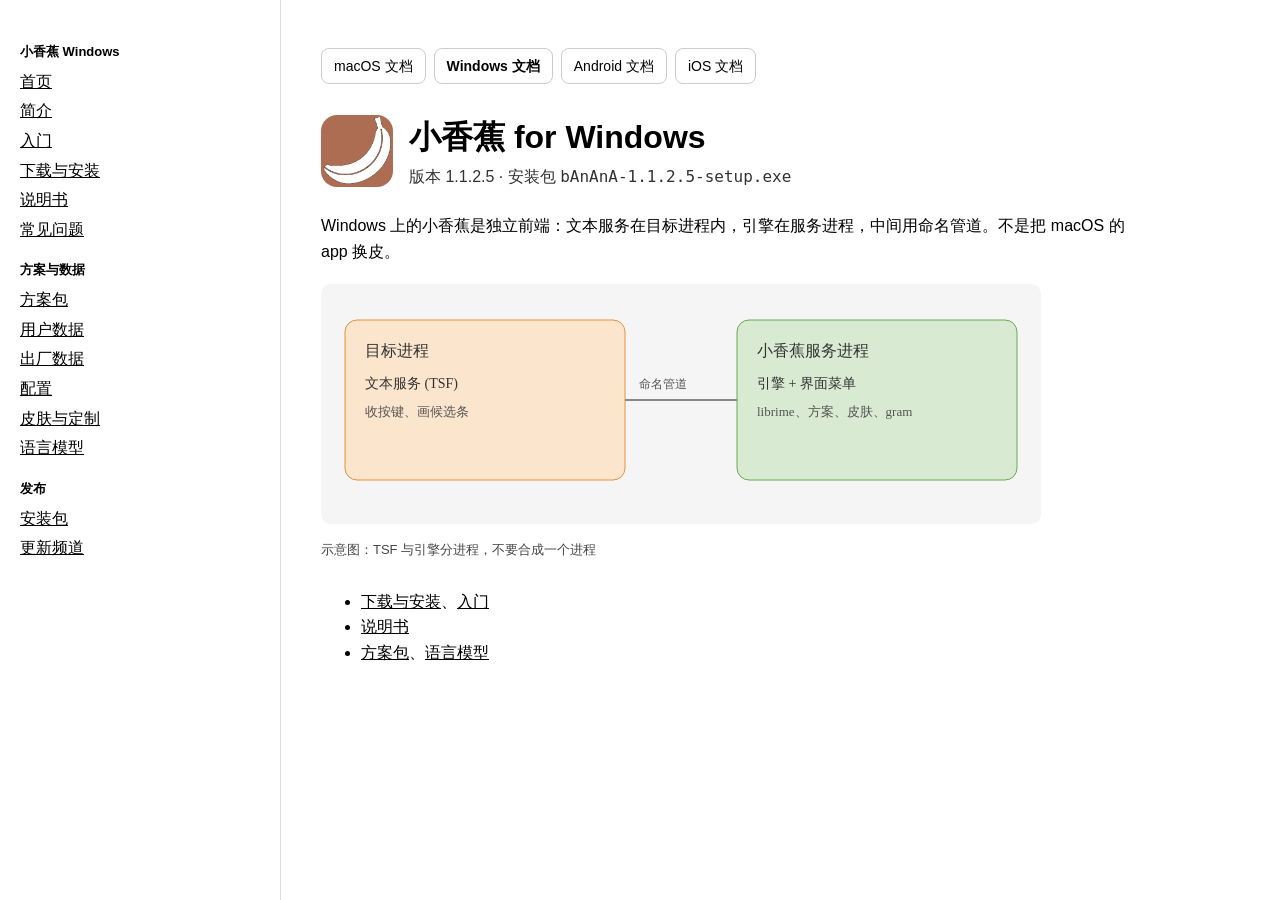
<file: doc/index.html>
<!DOCTYPE html>
<html lang="zh-Hans">
<head>
<meta charset="utf-8">
<meta name="viewport" content="width=device-width, initial-scale=1">
<title>小香蕉 · 小香蕉 Windows</title>
<link rel="stylesheet" href="style.css">
</head>
<body>
<div class="layout">
<nav><h2>小香蕉 Windows</h2>
<div><a href="index.html">首页</a></div>
<div><a href="Introduction.html">简介</a></div>
<div><a href="GettingStarted.html">入门</a></div>
<div><a href="Downloads.html">下载与安装</a></div>
<div><a href="UserGuide.html">说明书</a></div>
<div><a href="FAQ.html">常见问题</a></div>
<h2>方案与数据</h2>
<div><a href="RimeWithSchemata.html">方案包</a></div>
<div><a href="UserData.html">用户数据</a></div>
<div><a href="SharedData.html">出厂数据</a></div>
<div><a href="Configuration.html">配置</a></div>
<div><a href="CustomizationGuide.html">皮肤与定制</a></div>
<div><a href="DictionaryPack.html">语言模型</a></div>
<h2>发布</h2>
<div><a href="Downloads.html">安装包</a></div>
<div><a href="Update.html">更新频道</a></div></nav>
<main>
<div class="sisters"><a href="https://hugeleler.github.io/bAnAnA-mac/doc/">macOS 文档</a><a href="index.html" class="here">Windows 文档</a><a href="https://hugeleler.github.io/bAnAnA-android/doc/">Android 文档</a><a href="https://hugeleler.github.io/bAnAnA-ios/doc/">iOS 文档</a></div>
<div class="hero"><img src="images/app.png" alt="小香蕉"><div>
<h1 style="margin:0">小香蕉 for Windows</h1>
<p>版本 1.1.2.5 · 安装包 <code>bAnAnA-1.1.2.5-setup.exe</code></p>
</div></div>
<p>Windows 上的小香蕉是独立前端：文本服务在目标进程内，引擎在服务进程，中间用命名管道。不是把 macOS 的 app 换皮。</p>
<figure><img class="diagram" src="images/win-arch.svg" alt="示意图：TSF 与引擎分进程，不要合成一个进程"><figcaption>示意图：TSF 与引擎分进程，不要合成一个进程</figcaption></figure>
<ul>
<li><a href="Downloads.html">下载与安装</a>、<a href="GettingStarted.html">入门</a></li>
<li><a href="UserGuide.html">说明书</a></li>
<li><a href="RimeWithSchemata.html">方案包</a>、<a href="DictionaryPack.html">语言模型</a></li>
</ul>
</main>
</div>
</body>
</html>
</file>
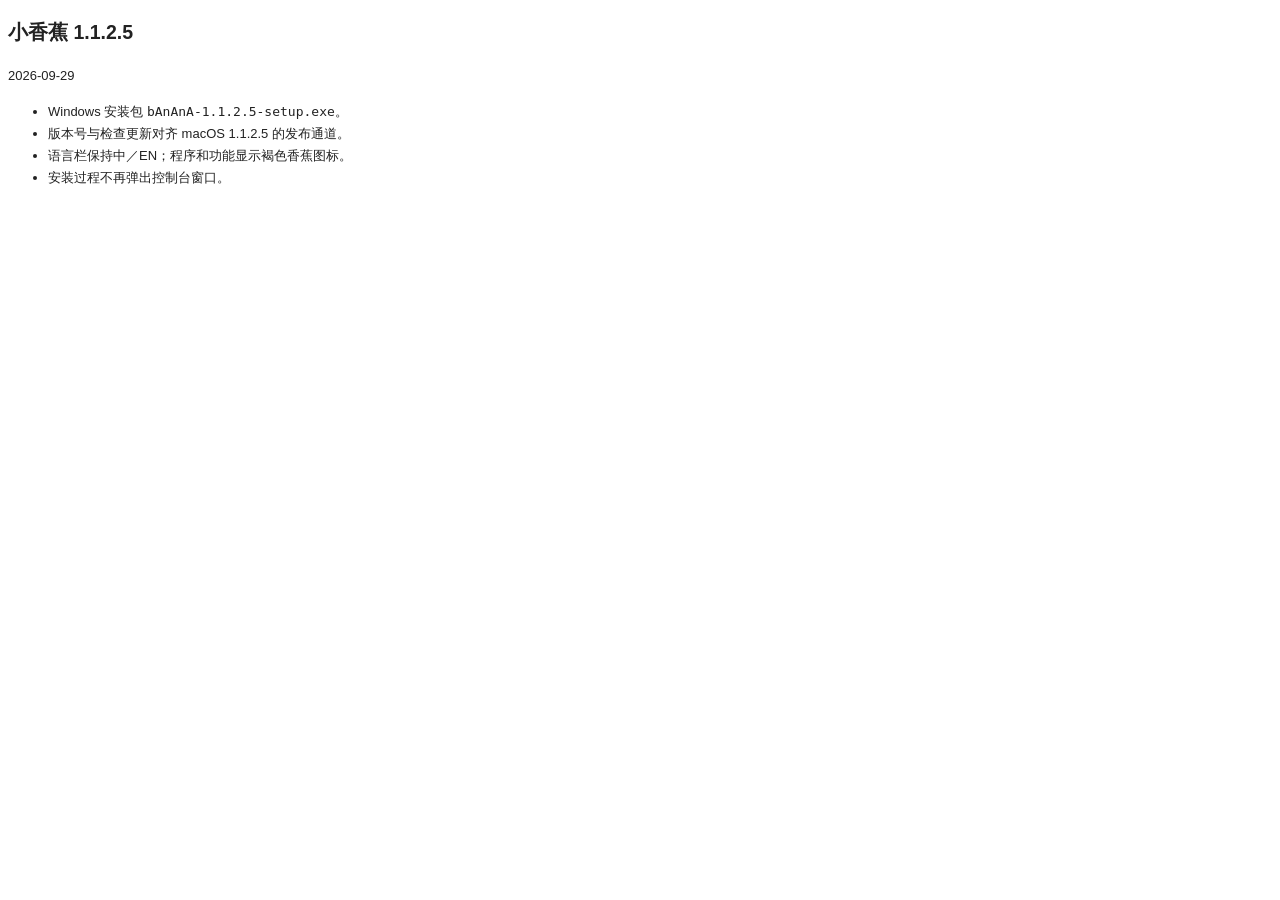
<file: changelog.html>
<!DOCTYPE html>
<html lang="zh-Hans">
<head>
<meta charset="utf-8"/>
<title>小香蕉更新日志</title>
</head>
<body>
<div style="font-size: 13px; font-family: 'Microsoft YaHei', sans-serif; line-height: 1.7; color: #222222;">
<h2>小香蕉 1.1.2.5</h2>
<p>2026-09-29</p>
<ul>
<li>Windows 安装包 <code>bAnAnA-1.1.2.5-setup.exe</code>。</li>
<li>版本号与检查更新对齐 macOS 1.1.2.5 的发布通道。</li>
<li>语言栏保持中／EN；程序和功能显示褐色香蕉图标。</li>
<li>安装过程不再弹出控制台窗口。</li>
</ul>
</div>
</body>
</html>
</file>
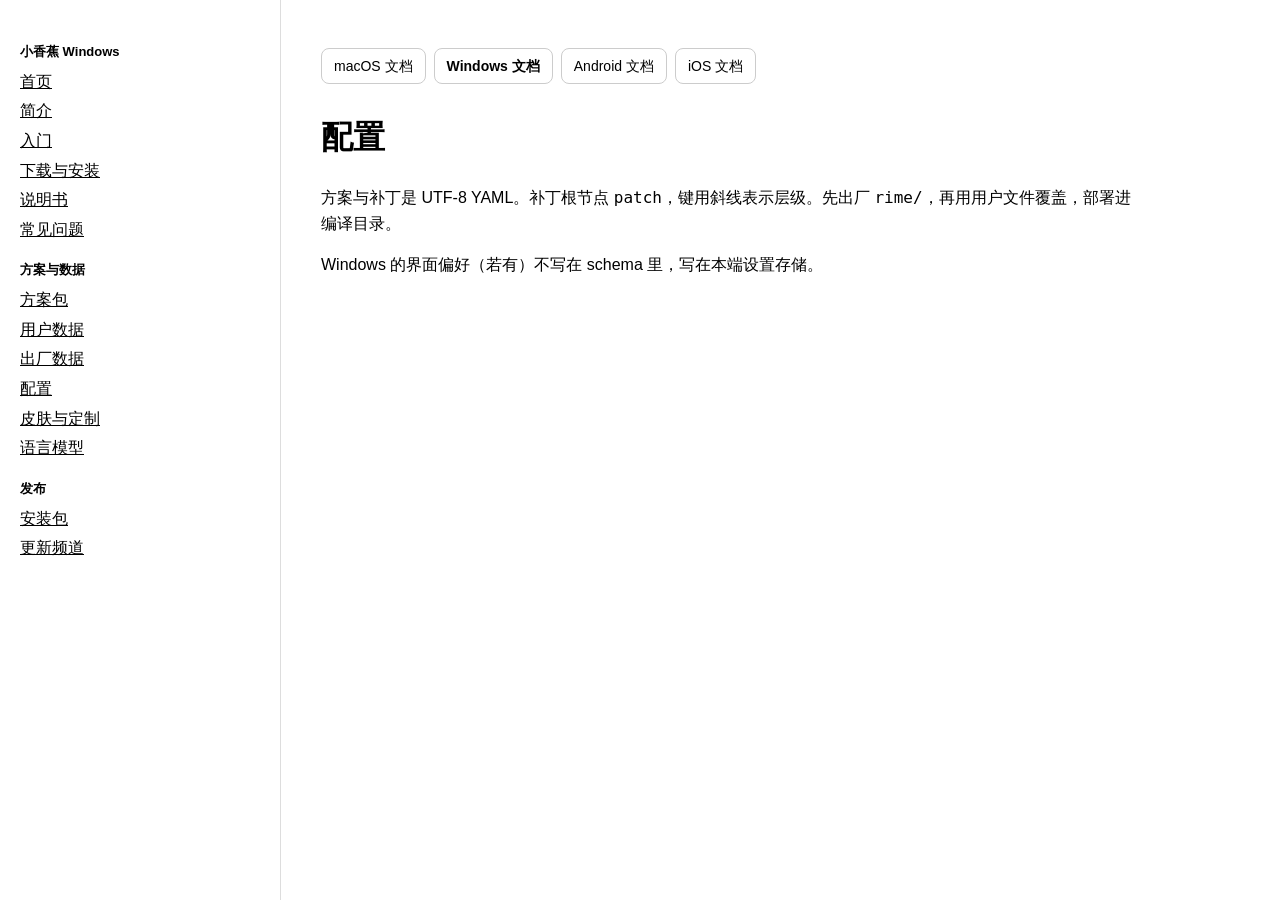
<file: doc/Configuration.html>
<!DOCTYPE html>
<html lang="zh-Hans">
<head>
<meta charset="utf-8">
<meta name="viewport" content="width=device-width, initial-scale=1">
<title>配置 · 小香蕉 Windows</title>
<link rel="stylesheet" href="style.css">
</head>
<body>
<div class="layout">
<nav><h2>小香蕉 Windows</h2>
<div><a href="index.html">首页</a></div>
<div><a href="Introduction.html">简介</a></div>
<div><a href="GettingStarted.html">入门</a></div>
<div><a href="Downloads.html">下载与安装</a></div>
<div><a href="UserGuide.html">说明书</a></div>
<div><a href="FAQ.html">常见问题</a></div>
<h2>方案与数据</h2>
<div><a href="RimeWithSchemata.html">方案包</a></div>
<div><a href="UserData.html">用户数据</a></div>
<div><a href="SharedData.html">出厂数据</a></div>
<div><a href="Configuration.html">配置</a></div>
<div><a href="CustomizationGuide.html">皮肤与定制</a></div>
<div><a href="DictionaryPack.html">语言模型</a></div>
<h2>发布</h2>
<div><a href="Downloads.html">安装包</a></div>
<div><a href="Update.html">更新频道</a></div></nav>
<main>
<div class="sisters"><a href="https://hugeleler.github.io/bAnAnA-mac/doc/">macOS 文档</a><a href="index.html" class="here">Windows 文档</a><a href="https://hugeleler.github.io/bAnAnA-android/doc/">Android 文档</a><a href="https://hugeleler.github.io/bAnAnA-ios/doc/">iOS 文档</a></div>
<h1>配置</h1>
<p>方案与补丁是 UTF-8 YAML。补丁根节点 <code>patch</code>，键用斜线表示层级。先出厂 <code>rime/</code>，再用用户文件覆盖，部署进编译目录。</p>
<p>Windows 的界面偏好（若有）不写在 schema 里，写在本端设置存储。</p>
</main>
</div>
</body>
</html>
</file>
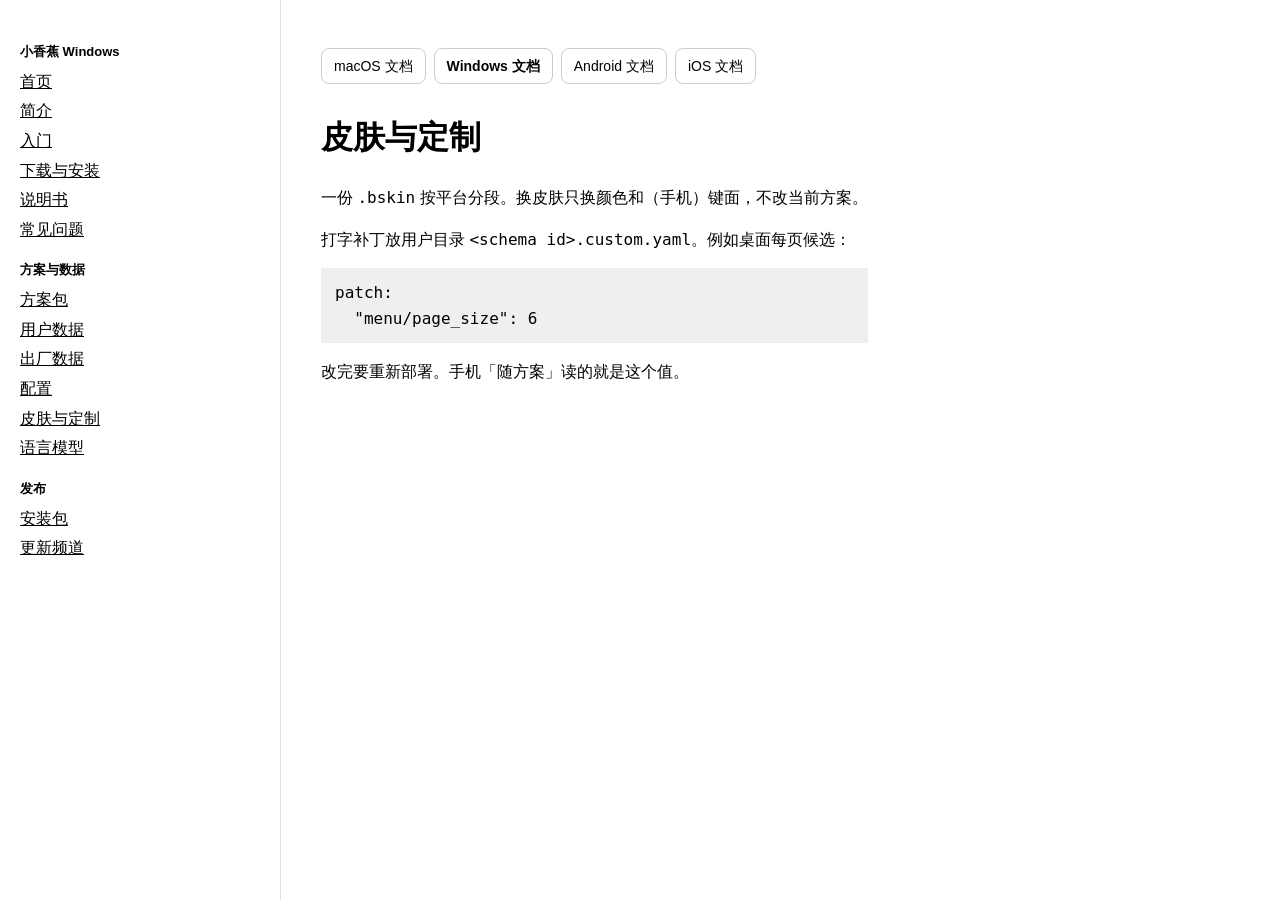
<file: doc/CustomizationGuide.html>
<!DOCTYPE html>
<html lang="zh-Hans">
<head>
<meta charset="utf-8">
<meta name="viewport" content="width=device-width, initial-scale=1">
<title>皮肤与定制 · 小香蕉 Windows</title>
<link rel="stylesheet" href="style.css">
</head>
<body>
<div class="layout">
<nav><h2>小香蕉 Windows</h2>
<div><a href="index.html">首页</a></div>
<div><a href="Introduction.html">简介</a></div>
<div><a href="GettingStarted.html">入门</a></div>
<div><a href="Downloads.html">下载与安装</a></div>
<div><a href="UserGuide.html">说明书</a></div>
<div><a href="FAQ.html">常见问题</a></div>
<h2>方案与数据</h2>
<div><a href="RimeWithSchemata.html">方案包</a></div>
<div><a href="UserData.html">用户数据</a></div>
<div><a href="SharedData.html">出厂数据</a></div>
<div><a href="Configuration.html">配置</a></div>
<div><a href="CustomizationGuide.html">皮肤与定制</a></div>
<div><a href="DictionaryPack.html">语言模型</a></div>
<h2>发布</h2>
<div><a href="Downloads.html">安装包</a></div>
<div><a href="Update.html">更新频道</a></div></nav>
<main>
<div class="sisters"><a href="https://hugeleler.github.io/bAnAnA-mac/doc/">macOS 文档</a><a href="index.html" class="here">Windows 文档</a><a href="https://hugeleler.github.io/bAnAnA-android/doc/">Android 文档</a><a href="https://hugeleler.github.io/bAnAnA-ios/doc/">iOS 文档</a></div>
<h1>皮肤与定制</h1>
<p>一份 <code>.bskin</code> 按平台分段。换皮肤只换颜色和（手机）键面，不改当前方案。</p>
<p>打字补丁放用户目录 <code>&lt;schema id&gt;.custom.yaml</code>。例如桌面每页候选：</p>
<pre><code>patch:
  "menu/page_size": 6
</code></pre>
<p>改完要重新部署。手机「随方案」读的就是这个值。</p>
</main>
</div>
</body>
</html>
</file>
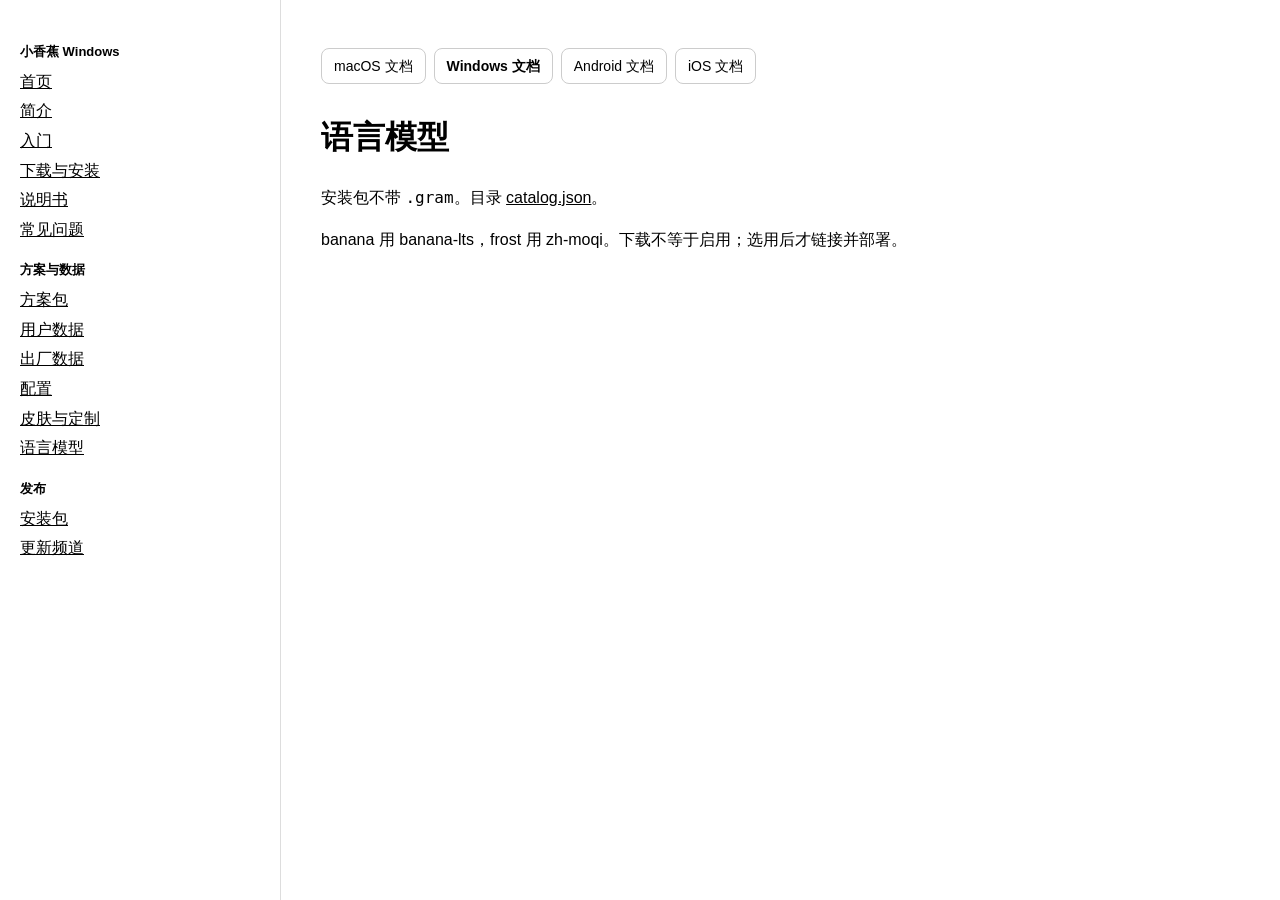
<file: doc/DictionaryPack.html>
<!DOCTYPE html>
<html lang="zh-Hans">
<head>
<meta charset="utf-8">
<meta name="viewport" content="width=device-width, initial-scale=1">
<title>语言模型 · 小香蕉 Windows</title>
<link rel="stylesheet" href="style.css">
</head>
<body>
<div class="layout">
<nav><h2>小香蕉 Windows</h2>
<div><a href="index.html">首页</a></div>
<div><a href="Introduction.html">简介</a></div>
<div><a href="GettingStarted.html">入门</a></div>
<div><a href="Downloads.html">下载与安装</a></div>
<div><a href="UserGuide.html">说明书</a></div>
<div><a href="FAQ.html">常见问题</a></div>
<h2>方案与数据</h2>
<div><a href="RimeWithSchemata.html">方案包</a></div>
<div><a href="UserData.html">用户数据</a></div>
<div><a href="SharedData.html">出厂数据</a></div>
<div><a href="Configuration.html">配置</a></div>
<div><a href="CustomizationGuide.html">皮肤与定制</a></div>
<div><a href="DictionaryPack.html">语言模型</a></div>
<h2>发布</h2>
<div><a href="Downloads.html">安装包</a></div>
<div><a href="Update.html">更新频道</a></div></nav>
<main>
<div class="sisters"><a href="https://hugeleler.github.io/bAnAnA-mac/doc/">macOS 文档</a><a href="index.html" class="here">Windows 文档</a><a href="https://hugeleler.github.io/bAnAnA-android/doc/">Android 文档</a><a href="https://hugeleler.github.io/bAnAnA-ios/doc/">iOS 文档</a></div>
<h1>语言模型</h1>
<p>安装包不带 <code>.gram</code>。目录 <a href="https://raw.githubusercontent.com/hugeleler/bAnAnA-data/main/catalog.json">catalog.json</a>。</p>
<p>banana 用 banana-lts，frost 用 zh-moqi。下载不等于启用；选用后才链接并部署。</p>
</main>
</div>
</body>
</html>
</file>
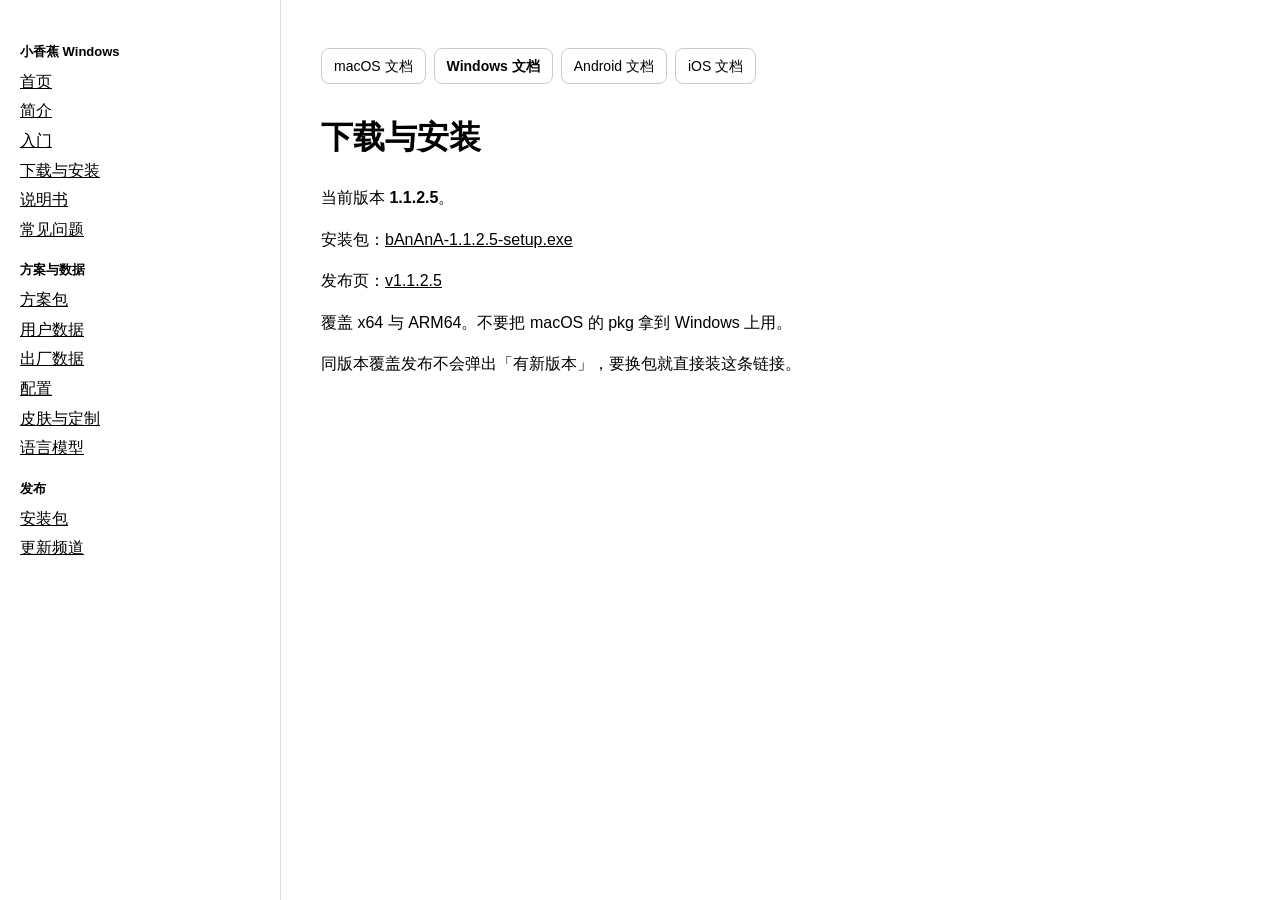
<file: doc/Downloads.html>
<!DOCTYPE html>
<html lang="zh-Hans">
<head>
<meta charset="utf-8">
<meta name="viewport" content="width=device-width, initial-scale=1">
<title>下载与安装 · 小香蕉 Windows</title>
<link rel="stylesheet" href="style.css">
</head>
<body>
<div class="layout">
<nav><h2>小香蕉 Windows</h2>
<div><a href="index.html">首页</a></div>
<div><a href="Introduction.html">简介</a></div>
<div><a href="GettingStarted.html">入门</a></div>
<div><a href="Downloads.html">下载与安装</a></div>
<div><a href="UserGuide.html">说明书</a></div>
<div><a href="FAQ.html">常见问题</a></div>
<h2>方案与数据</h2>
<div><a href="RimeWithSchemata.html">方案包</a></div>
<div><a href="UserData.html">用户数据</a></div>
<div><a href="SharedData.html">出厂数据</a></div>
<div><a href="Configuration.html">配置</a></div>
<div><a href="CustomizationGuide.html">皮肤与定制</a></div>
<div><a href="DictionaryPack.html">语言模型</a></div>
<h2>发布</h2>
<div><a href="Downloads.html">安装包</a></div>
<div><a href="Update.html">更新频道</a></div></nav>
<main>
<div class="sisters"><a href="https://hugeleler.github.io/bAnAnA-mac/doc/">macOS 文档</a><a href="index.html" class="here">Windows 文档</a><a href="https://hugeleler.github.io/bAnAnA-android/doc/">Android 文档</a><a href="https://hugeleler.github.io/bAnAnA-ios/doc/">iOS 文档</a></div>
<h1>下载与安装</h1>
<p>当前版本 <strong>1.1.2.5</strong>。</p>
<p>安装包：<a href="https://github.com/hugeleler/bAnAnA-windows/releases/download/v1.1.2.5/bAnAnA-1.1.2.5-setup.exe">bAnAnA-1.1.2.5-setup.exe</a></p>
<p>发布页：<a href="https://github.com/hugeleler/bAnAnA-windows/releases/tag/v1.1.2.5">v1.1.2.5</a></p>
<p>覆盖 x64 与 ARM64。不要把 macOS 的 pkg 拿到 Windows 上用。</p>
<p>同版本覆盖发布不会弹出「有新版本」，要换包就直接装这条链接。</p>
</main>
</div>
</body>
</html>
</file>
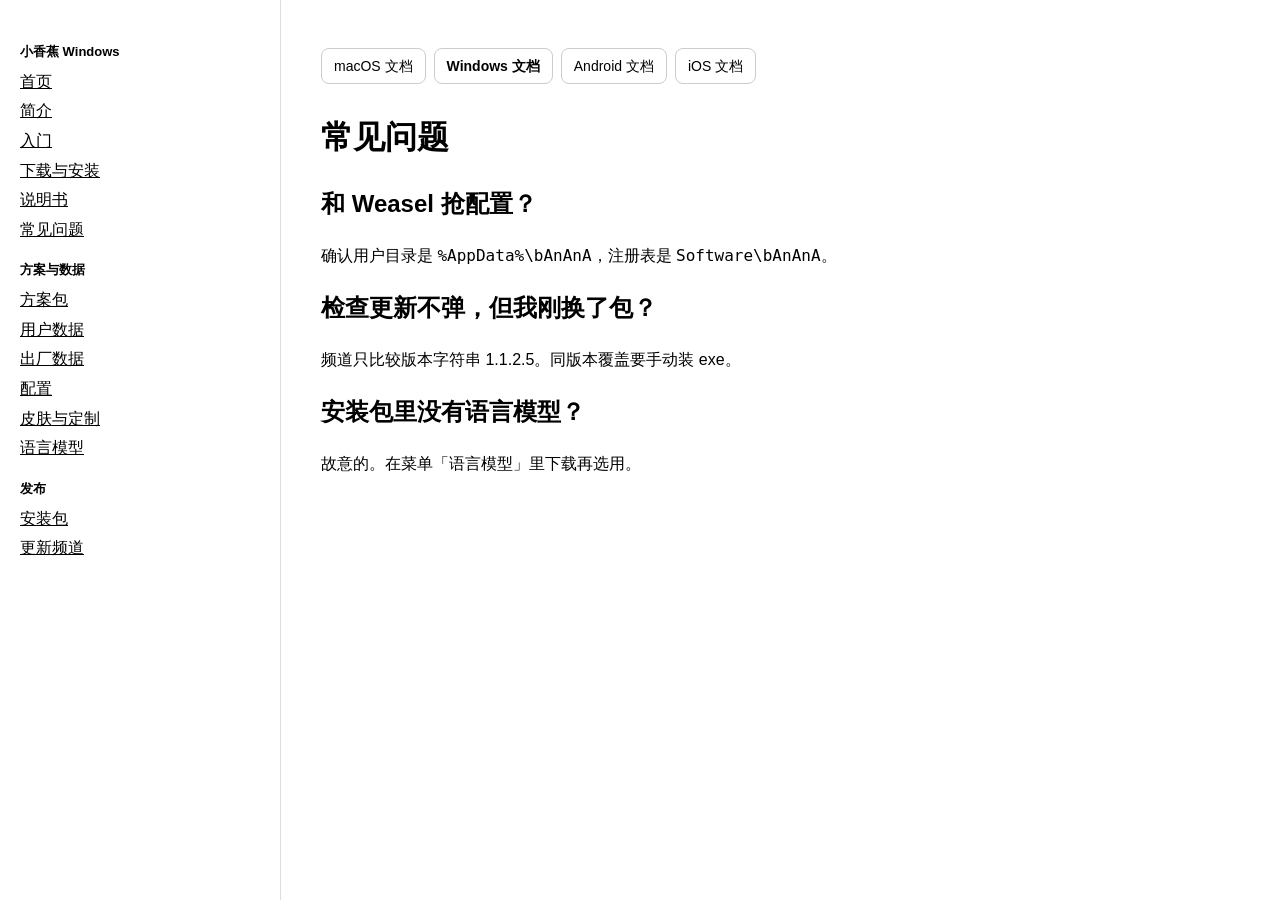
<file: doc/FAQ.html>
<!DOCTYPE html>
<html lang="zh-Hans">
<head>
<meta charset="utf-8">
<meta name="viewport" content="width=device-width, initial-scale=1">
<title>常见问题 · 小香蕉 Windows</title>
<link rel="stylesheet" href="style.css">
</head>
<body>
<div class="layout">
<nav><h2>小香蕉 Windows</h2>
<div><a href="index.html">首页</a></div>
<div><a href="Introduction.html">简介</a></div>
<div><a href="GettingStarted.html">入门</a></div>
<div><a href="Downloads.html">下载与安装</a></div>
<div><a href="UserGuide.html">说明书</a></div>
<div><a href="FAQ.html">常见问题</a></div>
<h2>方案与数据</h2>
<div><a href="RimeWithSchemata.html">方案包</a></div>
<div><a href="UserData.html">用户数据</a></div>
<div><a href="SharedData.html">出厂数据</a></div>
<div><a href="Configuration.html">配置</a></div>
<div><a href="CustomizationGuide.html">皮肤与定制</a></div>
<div><a href="DictionaryPack.html">语言模型</a></div>
<h2>发布</h2>
<div><a href="Downloads.html">安装包</a></div>
<div><a href="Update.html">更新频道</a></div></nav>
<main>
<div class="sisters"><a href="https://hugeleler.github.io/bAnAnA-mac/doc/">macOS 文档</a><a href="index.html" class="here">Windows 文档</a><a href="https://hugeleler.github.io/bAnAnA-android/doc/">Android 文档</a><a href="https://hugeleler.github.io/bAnAnA-ios/doc/">iOS 文档</a></div>
<h1>常见问题</h1>
<h2>和 Weasel 抢配置？</h2>
<p>确认用户目录是 <code>%AppData%\bAnAnA</code>，注册表是 <code>Software\bAnAnA</code>。</p>
<h2>检查更新不弹，但我刚换了包？</h2>
<p>频道只比较版本字符串 1.1.2.5。同版本覆盖要手动装 exe。</p>
<h2>安装包里没有语言模型？</h2>
<p>故意的。在菜单「语言模型」里下载再选用。</p>
</main>
</div>
</body>
</html>
</file>
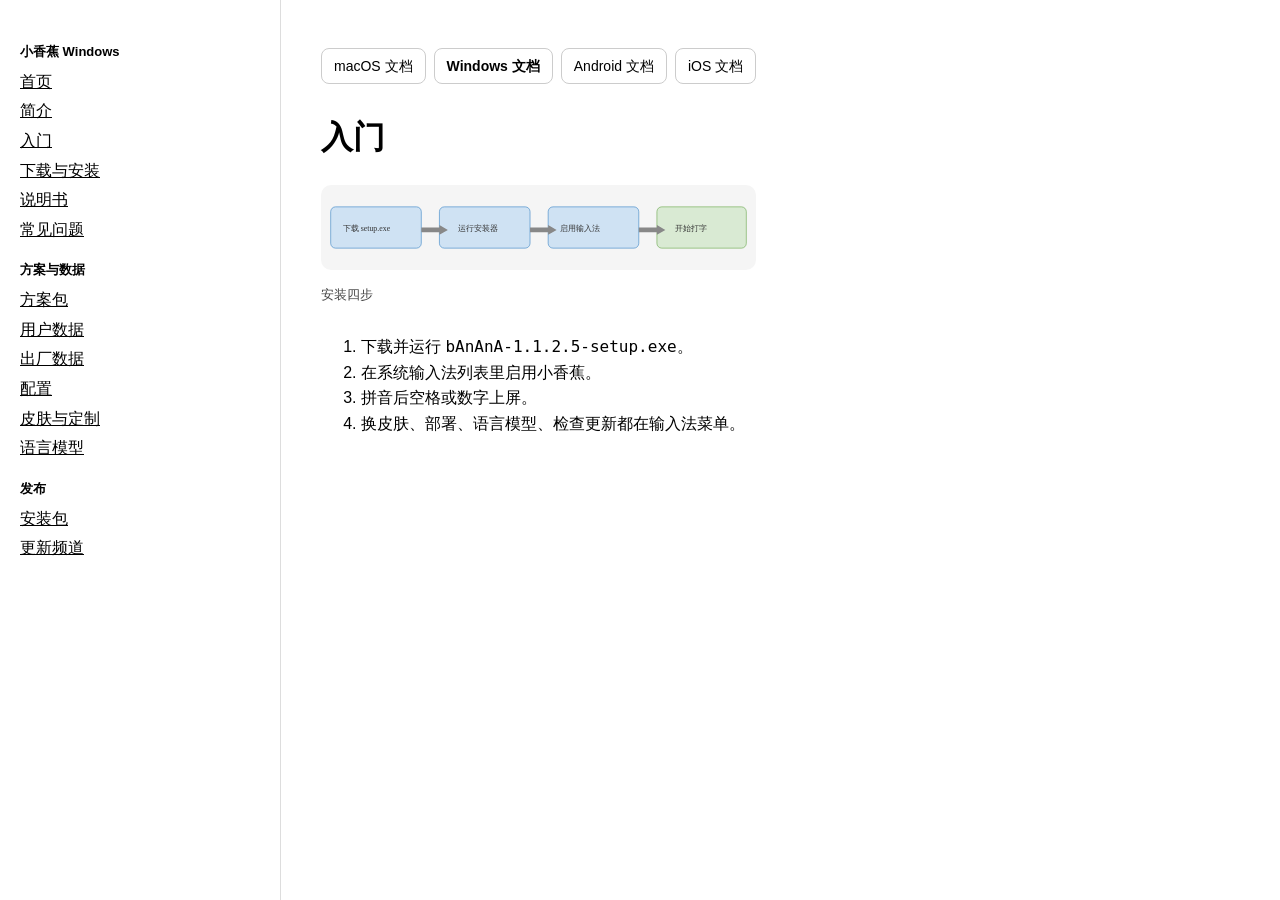
<file: doc/GettingStarted.html>
<!DOCTYPE html>
<html lang="zh-Hans">
<head>
<meta charset="utf-8">
<meta name="viewport" content="width=device-width, initial-scale=1">
<title>入门 · 小香蕉 Windows</title>
<link rel="stylesheet" href="style.css">
</head>
<body>
<div class="layout">
<nav><h2>小香蕉 Windows</h2>
<div><a href="index.html">首页</a></div>
<div><a href="Introduction.html">简介</a></div>
<div><a href="GettingStarted.html">入门</a></div>
<div><a href="Downloads.html">下载与安装</a></div>
<div><a href="UserGuide.html">说明书</a></div>
<div><a href="FAQ.html">常见问题</a></div>
<h2>方案与数据</h2>
<div><a href="RimeWithSchemata.html">方案包</a></div>
<div><a href="UserData.html">用户数据</a></div>
<div><a href="SharedData.html">出厂数据</a></div>
<div><a href="Configuration.html">配置</a></div>
<div><a href="CustomizationGuide.html">皮肤与定制</a></div>
<div><a href="DictionaryPack.html">语言模型</a></div>
<h2>发布</h2>
<div><a href="Downloads.html">安装包</a></div>
<div><a href="Update.html">更新频道</a></div></nav>
<main>
<div class="sisters"><a href="https://hugeleler.github.io/bAnAnA-mac/doc/">macOS 文档</a><a href="index.html" class="here">Windows 文档</a><a href="https://hugeleler.github.io/bAnAnA-android/doc/">Android 文档</a><a href="https://hugeleler.github.io/bAnAnA-ios/doc/">iOS 文档</a></div>
<h1>入门</h1>
<figure><img class="diagram" src="images/win-flow.svg" alt="安装四步"><figcaption>安装四步</figcaption></figure>
<ol>
<li>下载并运行 <code>bAnAnA-1.1.2.5-setup.exe</code>。</li>
<li>在系统输入法列表里启用小香蕉。</li>
<li>拼音后空格或数字上屏。</li>
<li>换皮肤、部署、语言模型、检查更新都在输入法菜单。</li>
</ol>
</main>
</div>
</body>
</html>
</file>
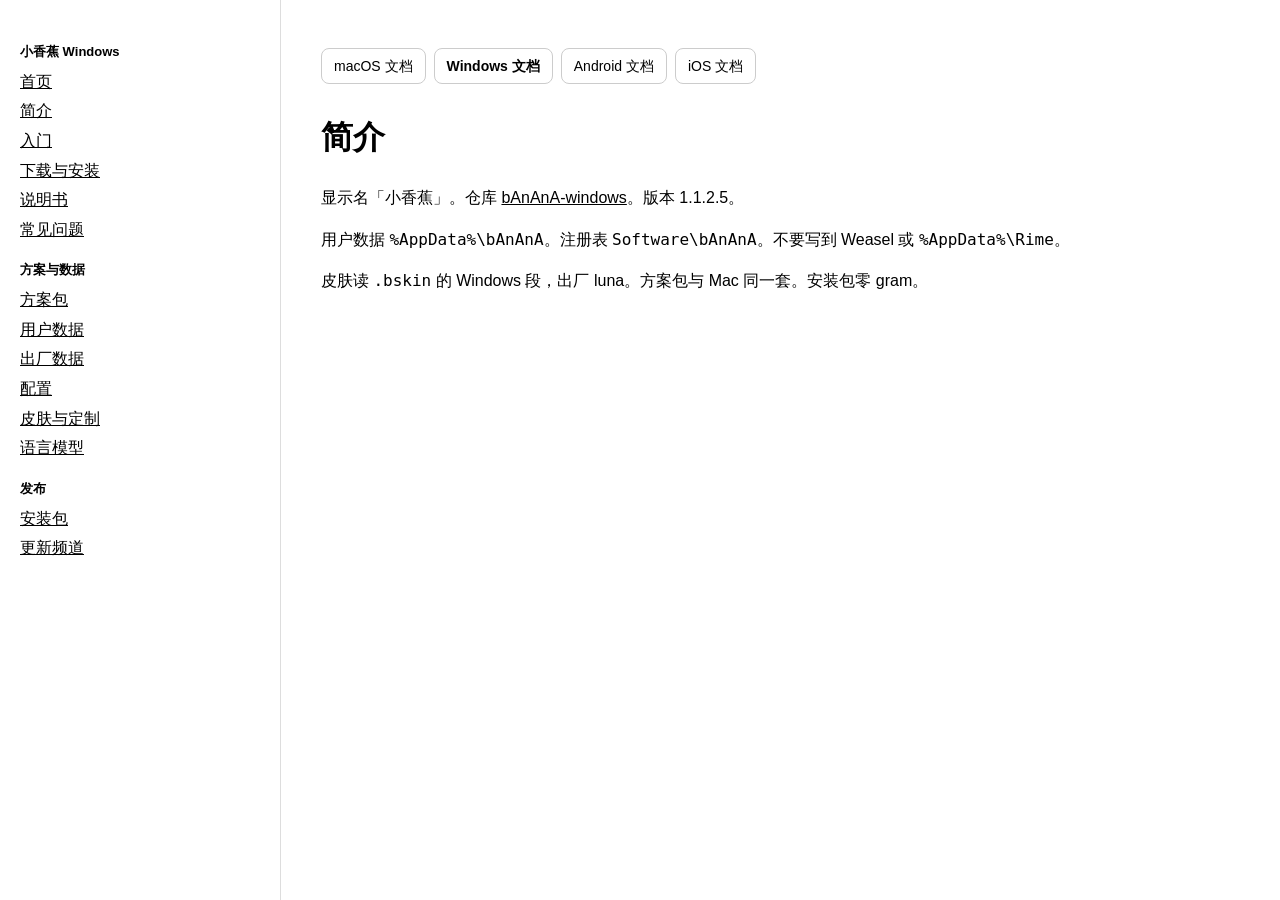
<file: doc/Introduction.html>
<!DOCTYPE html>
<html lang="zh-Hans">
<head>
<meta charset="utf-8">
<meta name="viewport" content="width=device-width, initial-scale=1">
<title>简介 · 小香蕉 Windows</title>
<link rel="stylesheet" href="style.css">
</head>
<body>
<div class="layout">
<nav><h2>小香蕉 Windows</h2>
<div><a href="index.html">首页</a></div>
<div><a href="Introduction.html">简介</a></div>
<div><a href="GettingStarted.html">入门</a></div>
<div><a href="Downloads.html">下载与安装</a></div>
<div><a href="UserGuide.html">说明书</a></div>
<div><a href="FAQ.html">常见问题</a></div>
<h2>方案与数据</h2>
<div><a href="RimeWithSchemata.html">方案包</a></div>
<div><a href="UserData.html">用户数据</a></div>
<div><a href="SharedData.html">出厂数据</a></div>
<div><a href="Configuration.html">配置</a></div>
<div><a href="CustomizationGuide.html">皮肤与定制</a></div>
<div><a href="DictionaryPack.html">语言模型</a></div>
<h2>发布</h2>
<div><a href="Downloads.html">安装包</a></div>
<div><a href="Update.html">更新频道</a></div></nav>
<main>
<div class="sisters"><a href="https://hugeleler.github.io/bAnAnA-mac/doc/">macOS 文档</a><a href="index.html" class="here">Windows 文档</a><a href="https://hugeleler.github.io/bAnAnA-android/doc/">Android 文档</a><a href="https://hugeleler.github.io/bAnAnA-ios/doc/">iOS 文档</a></div>
<h1>简介</h1>
<p>显示名「小香蕉」。仓库 <a href="https://github.com/hugeleler/bAnAnA-windows">bAnAnA-windows</a>。版本 1.1.2.5。</p>
<p>用户数据 <code>%AppData%\bAnAnA</code>。注册表 <code>Software\bAnAnA</code>。不要写到 Weasel 或 <code>%AppData%\Rime</code>。</p>
<p>皮肤读 <code>.bskin</code> 的 Windows 段，出厂 luna。方案包与 Mac 同一套。安装包零 gram。</p>
</main>
</div>
</body>
</html>
</file>
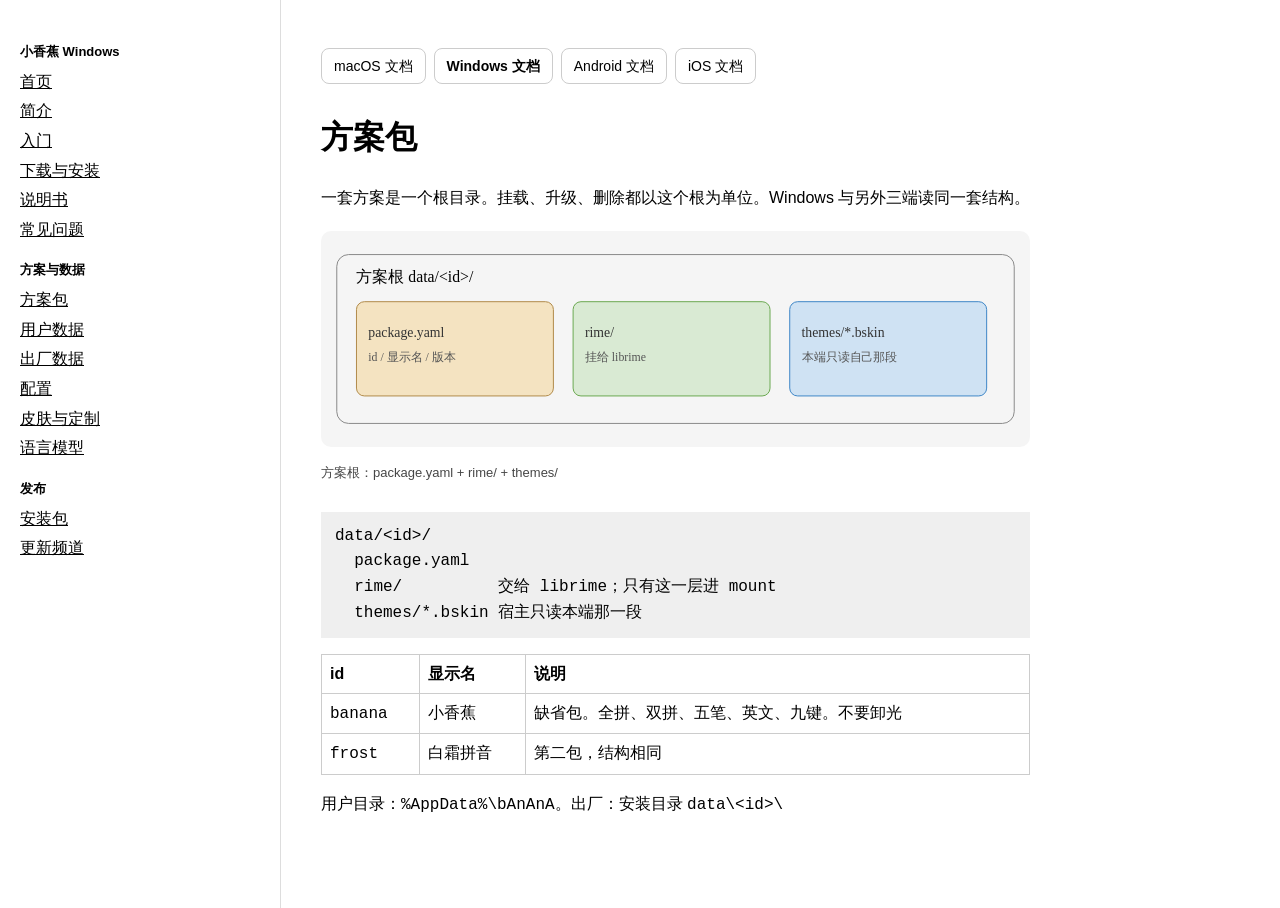
<file: doc/RimeWithSchemata.html>
<!DOCTYPE html>
<html lang="zh-Hans">
<head>
<meta charset="utf-8">
<meta name="viewport" content="width=device-width, initial-scale=1">
<title>方案包 · 小香蕉 Windows</title>
<link rel="stylesheet" href="style.css">
</head>
<body>
<div class="layout">
<nav><h2>小香蕉 Windows</h2>
<div><a href="index.html">首页</a></div>
<div><a href="Introduction.html">简介</a></div>
<div><a href="GettingStarted.html">入门</a></div>
<div><a href="Downloads.html">下载与安装</a></div>
<div><a href="UserGuide.html">说明书</a></div>
<div><a href="FAQ.html">常见问题</a></div>
<h2>方案与数据</h2>
<div><a href="RimeWithSchemata.html">方案包</a></div>
<div><a href="UserData.html">用户数据</a></div>
<div><a href="SharedData.html">出厂数据</a></div>
<div><a href="Configuration.html">配置</a></div>
<div><a href="CustomizationGuide.html">皮肤与定制</a></div>
<div><a href="DictionaryPack.html">语言模型</a></div>
<h2>发布</h2>
<div><a href="Downloads.html">安装包</a></div>
<div><a href="Update.html">更新频道</a></div></nav>
<main>
<div class="sisters"><a href="https://hugeleler.github.io/bAnAnA-mac/doc/">macOS 文档</a><a href="index.html" class="here">Windows 文档</a><a href="https://hugeleler.github.io/bAnAnA-android/doc/">Android 文档</a><a href="https://hugeleler.github.io/bAnAnA-ios/doc/">iOS 文档</a></div>
<h1>方案包</h1>
<p>一套方案是一个根目录。挂载、升级、删除都以这个根为单位。Windows 与另外三端读同一套结构。</p>
<figure><img class="diagram" src="images/package.svg" alt="方案根：package.yaml + rime/ + themes/"><figcaption>方案根：package.yaml + rime/ + themes/</figcaption></figure>
<pre><code>data/&lt;id&gt;/
  package.yaml
  rime/          交给 librime；只有这一层进 mount
  themes/*.bskin 宿主只读本端那一段
</code></pre>
<table><tbody>
<tr><th>id</th><th>显示名</th><th>说明</th></tr>
<tr><td><code>banana</code></td><td>小香蕉</td><td>缺省包。全拼、双拼、五笔、英文、九键。不要卸光</td></tr>
<tr><td><code>frost</code></td><td>白霜拼音</td><td>第二包，结构相同</td></tr>
</tbody></table>
<p>用户目录：<code>%AppData%\bAnAnA</code>。出厂：安装目录 <code>data\&lt;id&gt;\</code></p>
</main>
</div>
</body>
</html>
</file>
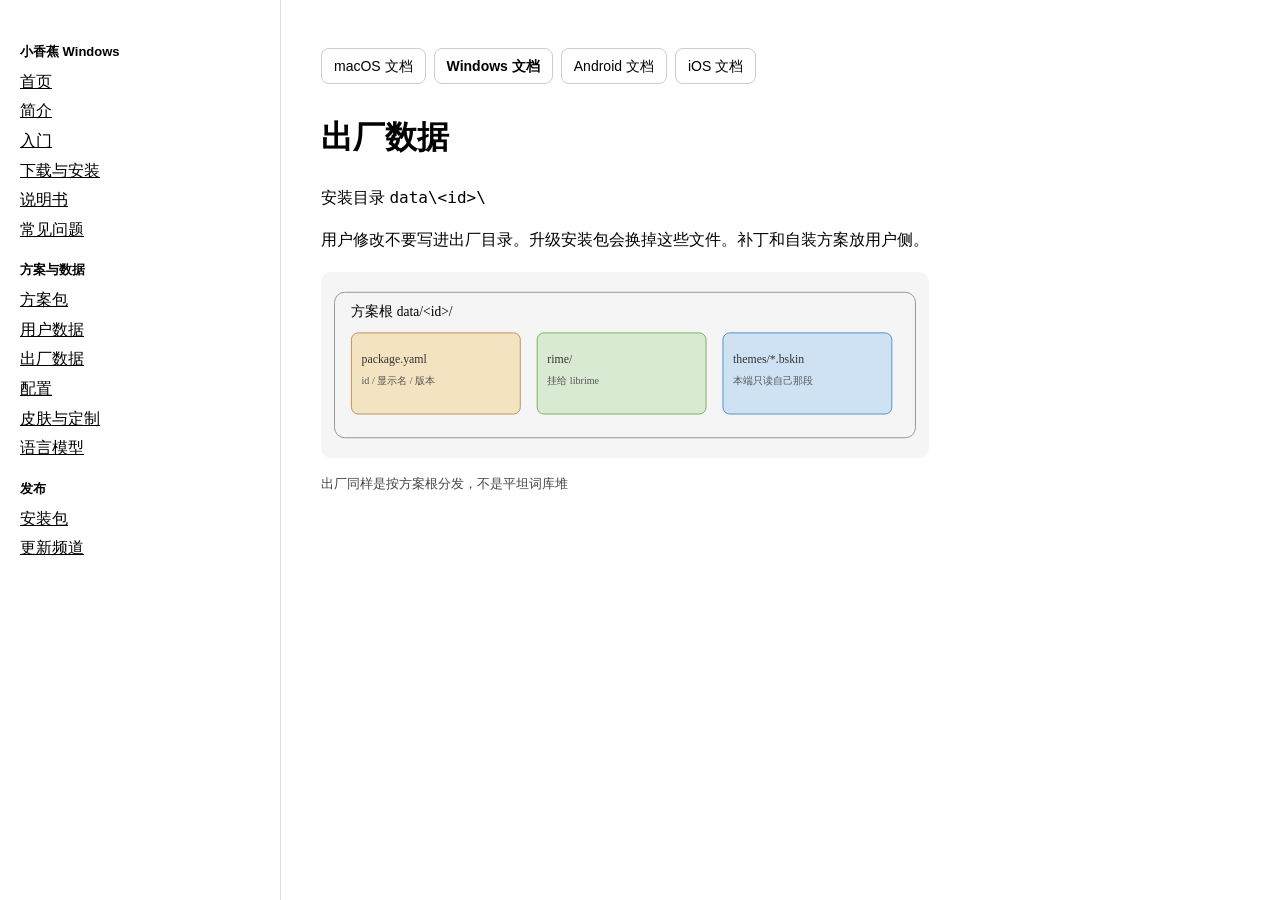
<file: doc/SharedData.html>
<!DOCTYPE html>
<html lang="zh-Hans">
<head>
<meta charset="utf-8">
<meta name="viewport" content="width=device-width, initial-scale=1">
<title>出厂数据 · 小香蕉 Windows</title>
<link rel="stylesheet" href="style.css">
</head>
<body>
<div class="layout">
<nav><h2>小香蕉 Windows</h2>
<div><a href="index.html">首页</a></div>
<div><a href="Introduction.html">简介</a></div>
<div><a href="GettingStarted.html">入门</a></div>
<div><a href="Downloads.html">下载与安装</a></div>
<div><a href="UserGuide.html">说明书</a></div>
<div><a href="FAQ.html">常见问题</a></div>
<h2>方案与数据</h2>
<div><a href="RimeWithSchemata.html">方案包</a></div>
<div><a href="UserData.html">用户数据</a></div>
<div><a href="SharedData.html">出厂数据</a></div>
<div><a href="Configuration.html">配置</a></div>
<div><a href="CustomizationGuide.html">皮肤与定制</a></div>
<div><a href="DictionaryPack.html">语言模型</a></div>
<h2>发布</h2>
<div><a href="Downloads.html">安装包</a></div>
<div><a href="Update.html">更新频道</a></div></nav>
<main>
<div class="sisters"><a href="https://hugeleler.github.io/bAnAnA-mac/doc/">macOS 文档</a><a href="index.html" class="here">Windows 文档</a><a href="https://hugeleler.github.io/bAnAnA-android/doc/">Android 文档</a><a href="https://hugeleler.github.io/bAnAnA-ios/doc/">iOS 文档</a></div>
<h1>出厂数据</h1>
<p>安装目录 <code>data\&lt;id&gt;\</code></p>
<p>用户修改不要写进出厂目录。升级安装包会换掉这些文件。补丁和自装方案放用户侧。</p>
<figure><img class="diagram" src="images/package.svg" alt="出厂同样是按方案根分发，不是平坦词库堆"><figcaption>出厂同样是按方案根分发，不是平坦词库堆</figcaption></figure>
</main>
</div>
</body>
</html>
</file>
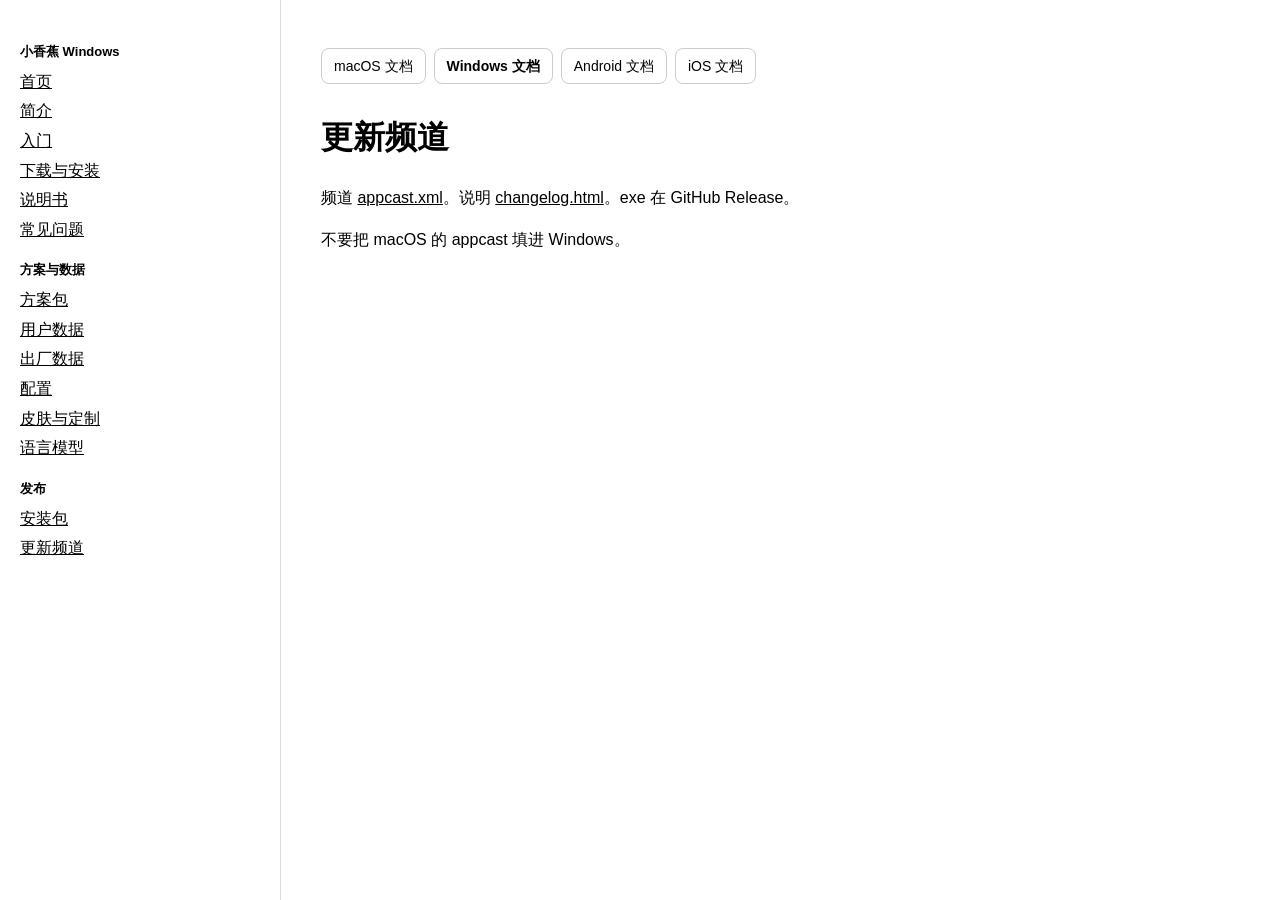
<file: doc/Update.html>
<!DOCTYPE html>
<html lang="zh-Hans">
<head>
<meta charset="utf-8">
<meta name="viewport" content="width=device-width, initial-scale=1">
<title>更新频道 · 小香蕉 Windows</title>
<link rel="stylesheet" href="style.css">
</head>
<body>
<div class="layout">
<nav><h2>小香蕉 Windows</h2>
<div><a href="index.html">首页</a></div>
<div><a href="Introduction.html">简介</a></div>
<div><a href="GettingStarted.html">入门</a></div>
<div><a href="Downloads.html">下载与安装</a></div>
<div><a href="UserGuide.html">说明书</a></div>
<div><a href="FAQ.html">常见问题</a></div>
<h2>方案与数据</h2>
<div><a href="RimeWithSchemata.html">方案包</a></div>
<div><a href="UserData.html">用户数据</a></div>
<div><a href="SharedData.html">出厂数据</a></div>
<div><a href="Configuration.html">配置</a></div>
<div><a href="CustomizationGuide.html">皮肤与定制</a></div>
<div><a href="DictionaryPack.html">语言模型</a></div>
<h2>发布</h2>
<div><a href="Downloads.html">安装包</a></div>
<div><a href="Update.html">更新频道</a></div></nav>
<main>
<div class="sisters"><a href="https://hugeleler.github.io/bAnAnA-mac/doc/">macOS 文档</a><a href="index.html" class="here">Windows 文档</a><a href="https://hugeleler.github.io/bAnAnA-android/doc/">Android 文档</a><a href="https://hugeleler.github.io/bAnAnA-ios/doc/">iOS 文档</a></div>
<h1>更新频道</h1>
<p>频道 <a href="https://hugeleler.github.io/bAnAnA-windows/appcast.xml">appcast.xml</a>。说明 <a href="https://hugeleler.github.io/bAnAnA-windows/changelog.html">changelog.html</a>。exe 在 GitHub Release。</p>
<p>不要把 macOS 的 appcast 填进 Windows。</p>
</main>
</div>
</body>
</html>
</file>
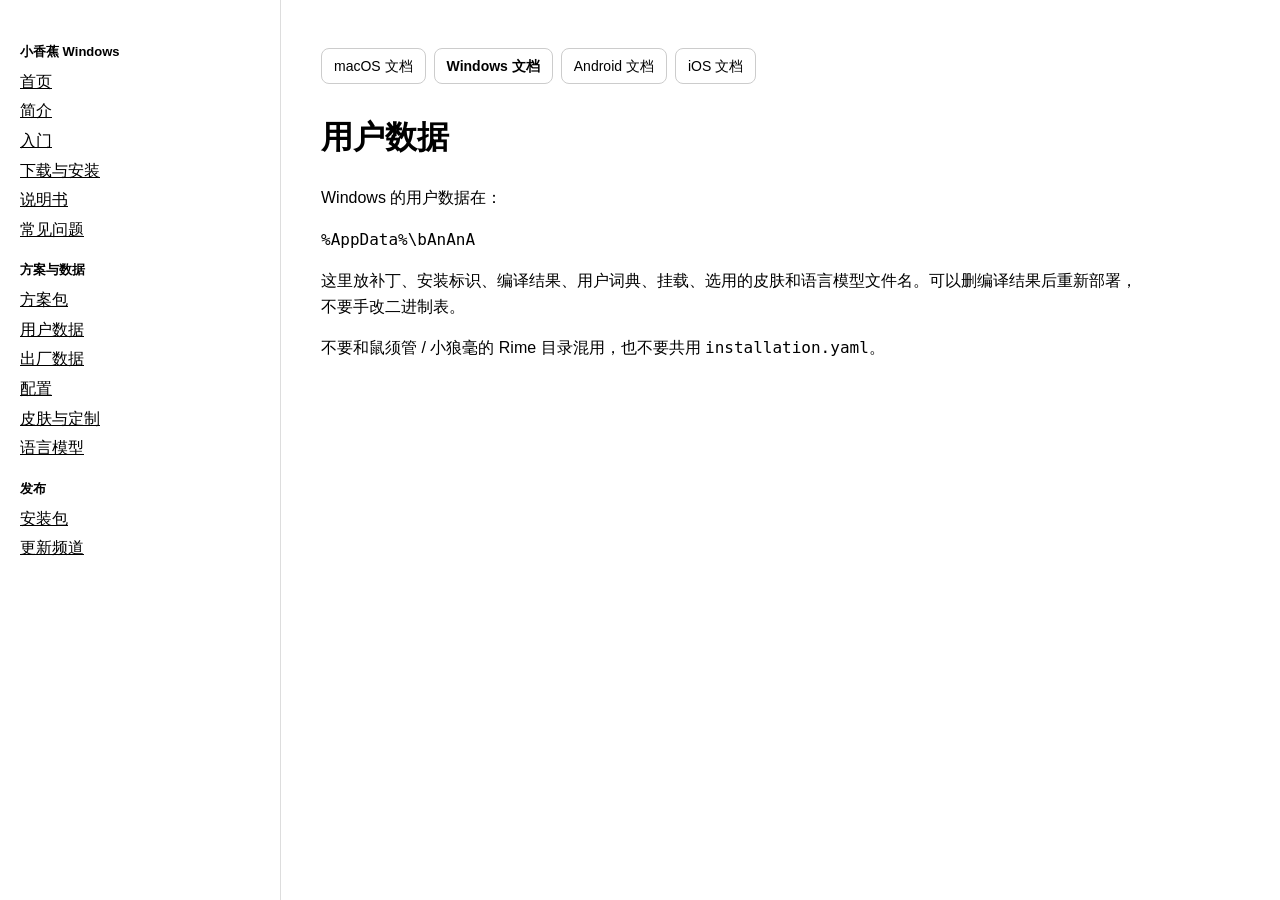
<file: doc/UserData.html>
<!DOCTYPE html>
<html lang="zh-Hans">
<head>
<meta charset="utf-8">
<meta name="viewport" content="width=device-width, initial-scale=1">
<title>用户数据 · 小香蕉 Windows</title>
<link rel="stylesheet" href="style.css">
</head>
<body>
<div class="layout">
<nav><h2>小香蕉 Windows</h2>
<div><a href="index.html">首页</a></div>
<div><a href="Introduction.html">简介</a></div>
<div><a href="GettingStarted.html">入门</a></div>
<div><a href="Downloads.html">下载与安装</a></div>
<div><a href="UserGuide.html">说明书</a></div>
<div><a href="FAQ.html">常见问题</a></div>
<h2>方案与数据</h2>
<div><a href="RimeWithSchemata.html">方案包</a></div>
<div><a href="UserData.html">用户数据</a></div>
<div><a href="SharedData.html">出厂数据</a></div>
<div><a href="Configuration.html">配置</a></div>
<div><a href="CustomizationGuide.html">皮肤与定制</a></div>
<div><a href="DictionaryPack.html">语言模型</a></div>
<h2>发布</h2>
<div><a href="Downloads.html">安装包</a></div>
<div><a href="Update.html">更新频道</a></div></nav>
<main>
<div class="sisters"><a href="https://hugeleler.github.io/bAnAnA-mac/doc/">macOS 文档</a><a href="index.html" class="here">Windows 文档</a><a href="https://hugeleler.github.io/bAnAnA-android/doc/">Android 文档</a><a href="https://hugeleler.github.io/bAnAnA-ios/doc/">iOS 文档</a></div>
<h1>用户数据</h1>
<p>Windows 的用户数据在：</p>
<p><code>%AppData%\bAnAnA</code></p>
<p>这里放补丁、安装标识、编译结果、用户词典、挂载、选用的皮肤和语言模型文件名。可以删编译结果后重新部署，不要手改二进制表。</p>
<p>不要和鼠须管 / 小狼毫的 Rime 目录混用，也不要共用 <code>installation.yaml</code>。</p>
</main>
</div>
</body>
</html>
</file>
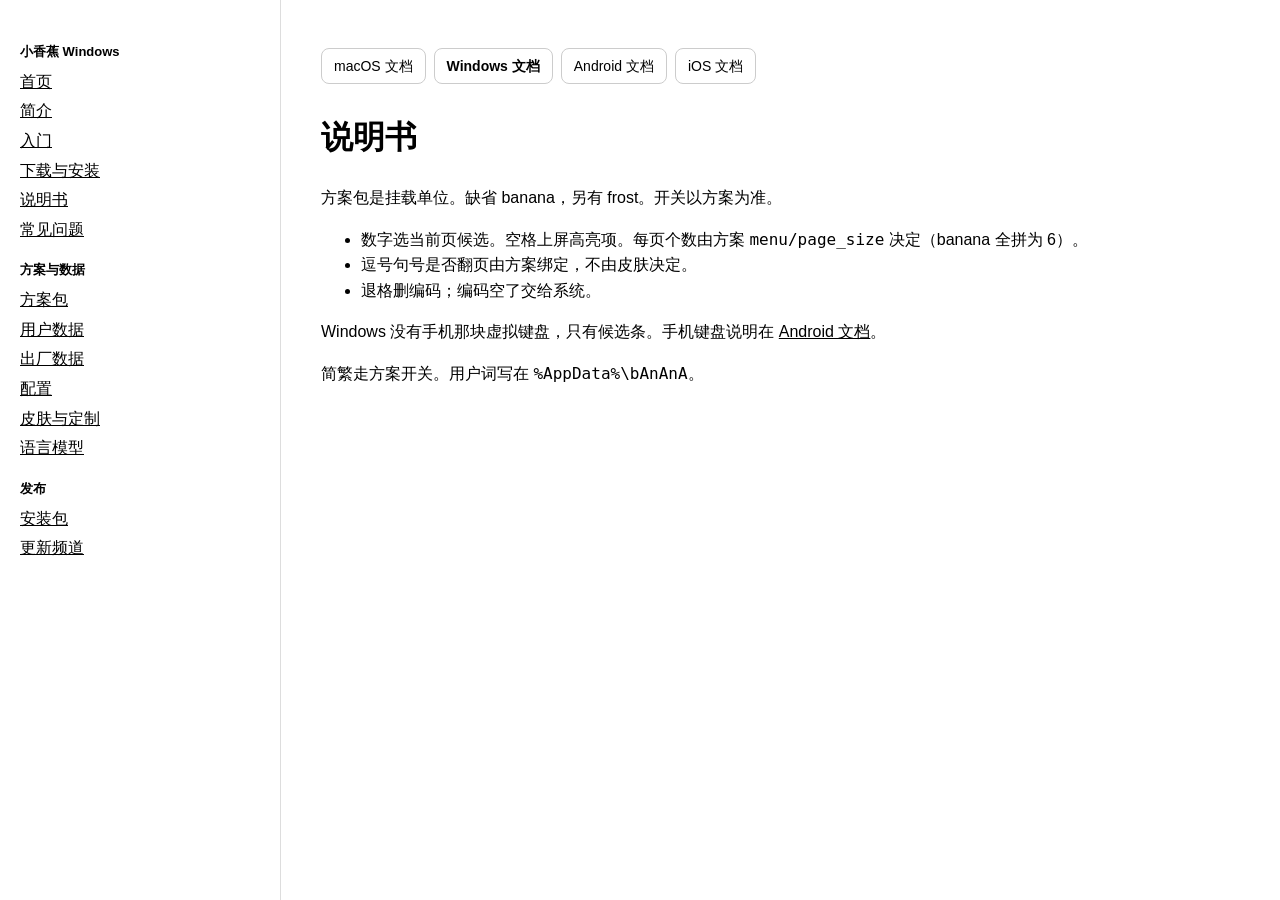
<file: doc/UserGuide.html>
<!DOCTYPE html>
<html lang="zh-Hans">
<head>
<meta charset="utf-8">
<meta name="viewport" content="width=device-width, initial-scale=1">
<title>说明书 · 小香蕉 Windows</title>
<link rel="stylesheet" href="style.css">
</head>
<body>
<div class="layout">
<nav><h2>小香蕉 Windows</h2>
<div><a href="index.html">首页</a></div>
<div><a href="Introduction.html">简介</a></div>
<div><a href="GettingStarted.html">入门</a></div>
<div><a href="Downloads.html">下载与安装</a></div>
<div><a href="UserGuide.html">说明书</a></div>
<div><a href="FAQ.html">常见问题</a></div>
<h2>方案与数据</h2>
<div><a href="RimeWithSchemata.html">方案包</a></div>
<div><a href="UserData.html">用户数据</a></div>
<div><a href="SharedData.html">出厂数据</a></div>
<div><a href="Configuration.html">配置</a></div>
<div><a href="CustomizationGuide.html">皮肤与定制</a></div>
<div><a href="DictionaryPack.html">语言模型</a></div>
<h2>发布</h2>
<div><a href="Downloads.html">安装包</a></div>
<div><a href="Update.html">更新频道</a></div></nav>
<main>
<div class="sisters"><a href="https://hugeleler.github.io/bAnAnA-mac/doc/">macOS 文档</a><a href="index.html" class="here">Windows 文档</a><a href="https://hugeleler.github.io/bAnAnA-android/doc/">Android 文档</a><a href="https://hugeleler.github.io/bAnAnA-ios/doc/">iOS 文档</a></div>
<h1>说明书</h1>
<p>方案包是挂载单位。缺省 banana，另有 frost。开关以方案为准。</p>
<ul>
<li>数字选当前页候选。空格上屏高亮项。每页个数由方案 <code>menu/page_size</code> 决定（banana 全拼为 6）。</li>
<li>逗号句号是否翻页由方案绑定，不由皮肤决定。</li>
<li>退格删编码；编码空了交给系统。</li>
</ul>
<p>Windows 没有手机那块虚拟键盘，只有候选条。手机键盘说明在 <a href="https://hugeleler.github.io/bAnAnA-android/doc/UserGuide.html">Android 文档</a>。</p>
<p>简繁走方案开关。用户词写在 <code>%AppData%\bAnAnA</code>。</p>
</main>
</div>
</body>
</html>
</file>
<file: doc/style.css>
:root { color-scheme: light dark; }
body { margin: 0; font: 16px/1.6 "PingFang SC", "Hiragino Sans GB", "Microsoft YaHei", sans-serif; }
.layout { display: flex; min-height: 100vh; }
nav { width: 240px; flex: none; padding: 24px 20px; border-right: 1px solid #ddd; }
nav h2 { font-size: 13px; margin: 18px 0 6px; }
nav div { margin: 4px 0; }
main { max-width: 820px; padding: 32px 40px 80px; }
code, pre { font-family: ui-monospace, SFMono-Regular, Menlo, Consolas, monospace; }
pre { padding: 12px 14px; overflow: auto; background: rgba(127,127,127,.12); }
table { border-collapse: collapse; width: 100%; }
th, td { border: 1px solid #ccc; padding: 6px 8px; text-align: left; vertical-align: top; }
table.platforms th:nth-child(1), table.platforms td:nth-child(1) { white-space: nowrap; }
a { color: inherit; }
.hero { display: flex; gap: 16px; align-items: center; margin: 0 0 24px; }
.hero img { width: 72px; height: 72px; border-radius: 16px; }
.hero p { margin: 0; opacity: .8; }
.sisters { display: flex; flex-wrap: wrap; gap: 8px; margin: 16px 0 28px; }
.sisters a { border: 1px solid #ccc; padding: 6px 12px; text-decoration: none; border-radius: 8px; font-size: 14px; }
.sisters a.here { font-weight: 600; }
figure { margin: 20px 0 28px; }
figcaption { font-size: 13px; opacity: .72; margin-top: 8px; }
.diagram { width: 100%; max-width: 720px; height: auto; background: rgba(127,127,127,.08); border-radius: 10px; }
.board { border: 1px solid #ccc; border-radius: 12px; overflow: hidden; max-width: 420px; }
.board .cand { display: flex; gap: 6px; padding: 8px; align-items: center; font-size: 13px; }
.board .chip { padding: 4px 8px; border-radius: 6px; background: rgba(127,127,127,.12); }
.board .chip.on { background: #F2517A; color: #fff; }
.board .fn { display: grid; grid-template-columns: repeat(8, 1fr); gap: 4px; padding: 6px 8px; font-size: 12px; text-align: center; }
.board .fn span { padding: 6px 0; background: rgba(127,127,127,.1); border-radius: 6px; }
.board .keys { display: grid; grid-template-columns: repeat(10, 1fr); gap: 4px; padding: 8px; }
.board .keys i { display: block; text-align: center; font-style: normal; font-size: 13px; padding: 8px 0; background: rgba(127,127,127,.12); border-radius: 6px; }
.note { font-size: 13px; opacity: .75; }
@media (max-width: 800px) {
  .layout { display: block; }
  nav { width: auto; border-right: 0; border-bottom: 1px solid #ddd; }
  main { padding: 20px 16px 64px; }
}
</file>
